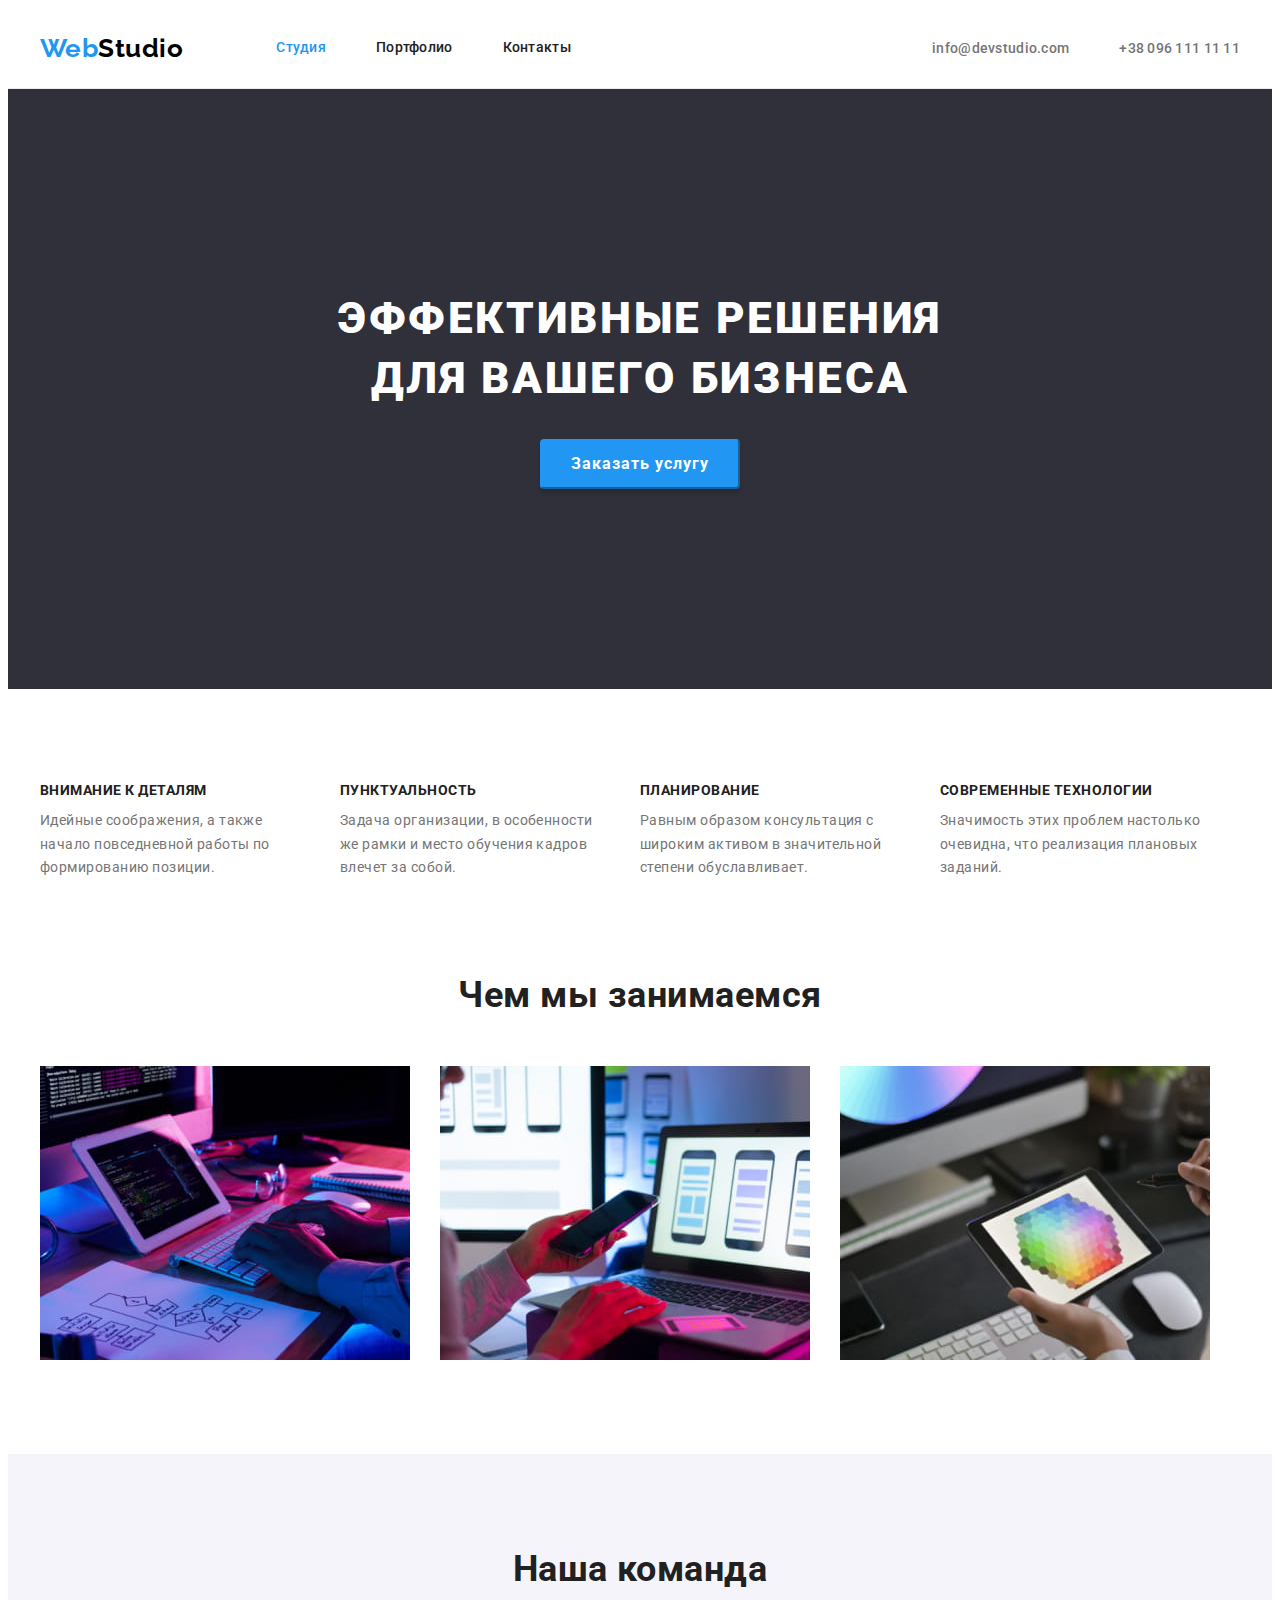
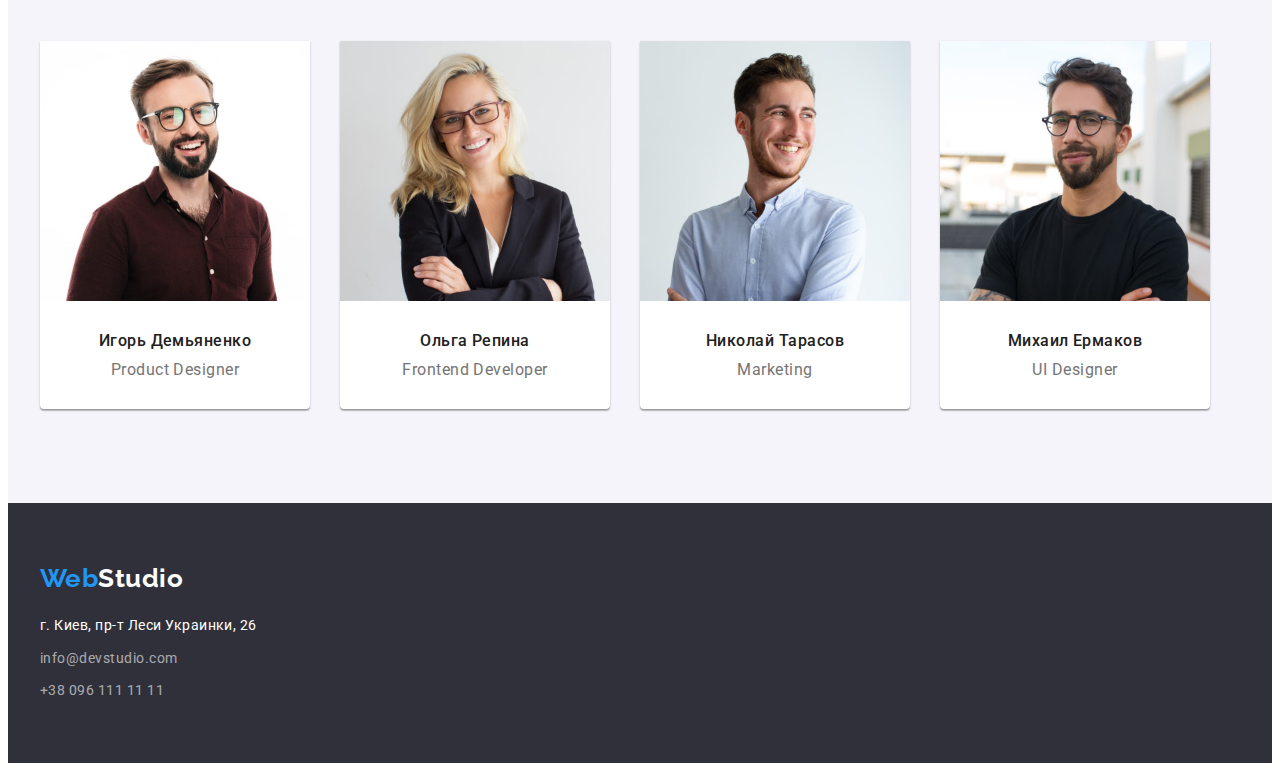
<file: index.html>
<!DOCTYPE html>
<html lang="ru">
  <head>
    <meta charset="UTF-8" />
    <meta http-equiv="X-UA-Compatible" content="IE=edge" />
    <meta name="viewport" content="width=device-width, initial-scale=1.0" />
    <title>Главная</title>
    <link rel="preconnect" href="https://fonts.googleapis.com" />
    <link rel="preconnect" href="https://fonts.gstatic.com" crossorigin />
    <link
      href="https://fonts.googleapis.com/css2?family=Raleway:wght@700&family=Roboto:wght@400;500;700;900&display=swap"
      rel="stylesheet"
    />
    <link
      rel="stylesheet"
      href="https://cdnjs.cloudflare.com/ajax/libs/modern-normalize/1.1.0/modern-normalize.min.css"
      integrity="sha512-wpPYUAdjBVSE4KJnH1VR1HeZfpl1ub8YT/NKx4PuQ5NmX2tKuGu6U/JRp5y+Y8XG2tV+wKQpNHVUX03MfMFn9Q=="
      crossorigin="anonymous"
      referrerpolicy="no-referrer"
    />
    <link rel="stylesheet" href="./css/styles.css" />
  </head>
  <body>
    <header class="header">
      <div class="container header-container">
        <nav class="header-nav">
          <a class="header-logo logo link" lang="en" href="/">
            Web<span>Studio</span>
          </a>
          <ul class="header-list list">
            <li class="header-item">
              <a class="nav-link link current" href="./index.html">Студия</a>
            </li>
            <li class="header-item">
              <a class="nav-link link" href="./portfolio.html">Портфолио</a>
            </li>
            <li class="header-item">
              <a class="nav-link link" href="">Контакты</a>
            </li>
          </ul>
        </nav>
        <ul class="header-contacts list">
          <li class="header-contacts-item">
            <a class="header-contacts link" href="mailto:info@devstudio.com"
              >info@devstudio.com</a
            >
          </li>
          <li class="header-contacts-item">
            <a class="header-contacts link" href="tel:+380961111111"
              >+38 096 111 11 11</a
            >
          </li>
        </ul>
      </div>
    </header>
    <main>
      <!--Герой-->
      <section class="hero">
        <div class="container">
          <h1 class="hero-title">Эффективные решения для вашего бизнеса</h1>
          <button class="button" type="button">Заказать услугу</button>
        </div>
      </section>
      <!--Наши преимущества-->
      <section class="our-advantage section">
        <div class="container">
          <h2 class="section-title visually-hidden">Наши преимущества</h2>
          <ul class="list advantage-list">
            <li class="advantage-item">
              <h3 class="advantage">Внимание к деталям</h3>
              <p class="we-the-best">
                Идейные соображения, а также начало повседневной работы по
                формированию позиции.
              </p>
            </li>
            <li class="advantage-item">
              <h3 class="advantage">Пунктуальность</h3>
              <p class="we-the-best">
                Задача организации, в особенности же рамки и место обучения
                кадров влечет за собой.
              </p>
            </li>
            <li class="advantage-item">
              <h3 class="advantage">Планирование</h3>
              <p class="we-the-best">
                Равным образом консультация с широким активом в значительной
                степени обуславливает.
              </p>
            </li>
            <li class="advantage-item">
              <h3 class="advantage">Современные технологии</h3>
              <p class="we-the-best">
                Значимость этих проблем настолько очевидна, что реализация
                плановых заданий.
              </p>
            </li>
          </ul>
        </div>
      </section>
      <!--Чем мы занимаемся-->
      <section class="we-can section">
        <div class="container">
          <h2 class="section-title title-we-can">Чем мы занимаемся</h2>
          <ul class="we-can-list list">
            <li class="we-can-item">
              <img
                src="./images/box1.jpg"
                alt="Разработка проекта"
                width="370"
                height="294"
              />
            </li>
            <li class="we-can-item">
              <img
                src="./images/box2.jpg"
                alt="Внедрение проекта"
                width="370"
                height="294"
              />
            </li>
            <li class="we-can-item">
              <img
                src="./images/box3.jpg"
                alt="Сопровождение проекта"
                width="370"
                height="294"
              />
            </li>
          </ul>
        </div>
      </section>
      <!--Наша команда-->
      <section class="section we">
        <div class="container">
          <h2 class="section-title title-we">Наша команда</h2>
          <ul class="we-list list">
            <li class="we-item">
              <img
                src="./images/foto1.jpg"
                alt="Фото дизайнера"
                width="270"
                height="260"
              />
              <div class="container-card">
                <h3 class="team">Игорь Демьяненко</h3>
                <p class="position">Product Designer</p>
              </div>
            </li>
            <li class="we-item">
              <img
                src="./images/foto2.jpg"
                alt="Фото разработчика"
                width="270"
                height="260"
              />
              <div class="container-card">
                <h3 class="team">Ольга Репина</h3>
                <p class="position">Frontend Developer</p>
              </div>
            </li>
            <li class="we-item">
              <img
                src="./images/foto3.jpg"
                alt="Фото маркетолога"
                width="270"
                height="260"
              />
              <div class="container-card">
                <h3 class="team">Николай Тарасов</h3>
                <p class="position">Marketing</p>
              </div>
            </li>
            <li class="we-item">
              <img
                src="./images/foto4.jpg"
                alt="Фото UI дизайнера"
                width="270"
                height="260"
              />
              <div class="container-card">
                <h3 class="team">Михаил Ермаков</h3>
                <p class="position">UI Designer</p>
              </div>
            </li>
          </ul>
        </div>
      </section>
    </main>

    <footer class="footer">
      <div class="container">
        <a class="footer-logo logo link" lang="en" href="/">
          Web<span>Studio</span></a
        >
        <address>
          <ul class="list">
            <li class="footer-item">
              <a
                class="footer-link-address link"
                href="https://goo.gl/maps/N7Pswf6fHGkFFc3q9"
                target="_blank"
                rel="noreferrer nofollow noopener"
                >г. Киев, пр-т Леси Украинки, 26</a
              >
            </li>
            <li class="footer-item">
              <a class="footer-link link" href="mailto:info@devstudio.com"
                >info@devstudio.com</a
              >
            </li>
            <li class="footer-item">
              <a class="footer-link link" href="tel:+380961111111"
                >+38 096 111 11 11</a
              >
            </li>
          </ul>
        </address>
      </div>
    </footer>
  </body>
</html>
</file>
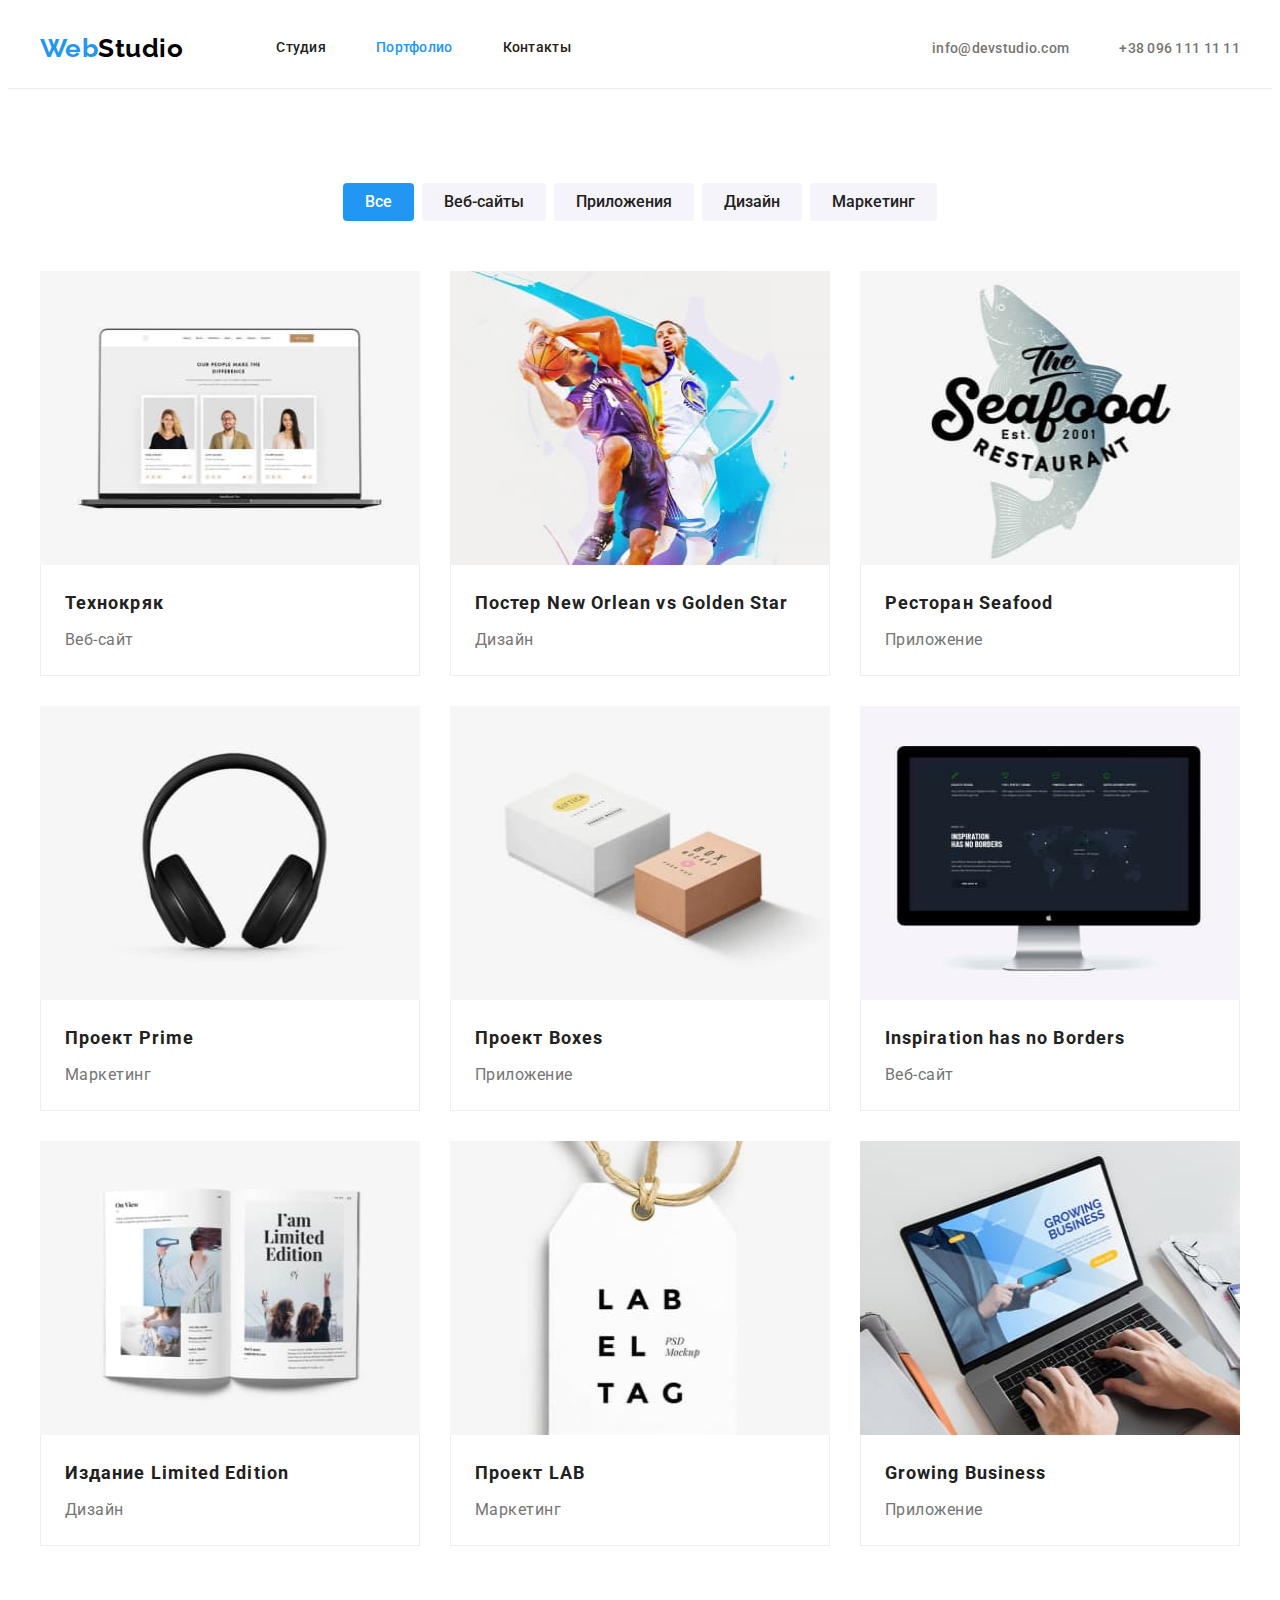
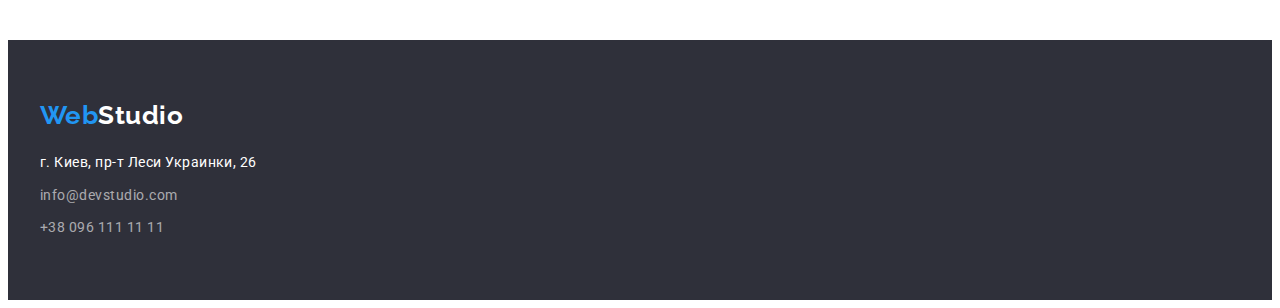
<file: portfolio.html>
<!DOCTYPE html>
<html lang="en">
  <head>
    <meta charset="UTF-8" />
    <meta http-equiv="X-UA-Compatible" content="IE=edge" />
    <meta name="viewport" content="width=device-width, initial-scale=1.0" />
    <title>Портфолио</title>
    <link rel="preconnect" href="https://fonts.googleapis.com" />
    <link rel="preconnect" href="https://fonts.gstatic.com" crossorigin />
    <link
      href="https://fonts.googleapis.com/css2?family=Raleway:wght@700&family=Roboto:wght@400;500;700;900&display=swap"
      rel="stylesheet"
    />
    <link
      rel="stylesheet"
      href="https://cdnjs.cloudflare.com/ajax/libs/modern-normalize/1.1.0/modern-normalize.min.css"
      integrity="sha512-wpPYUAdjBVSE4KJnH1VR1HeZfpl1ub8YT/NKx4PuQ5NmX2tKuGu6U/JRp5y+Y8XG2tV+wKQpNHVUX03MfMFn9Q=="
      crossorigin="anonymous"
      referrerpolicy="no-referrer"
    />
    <link rel="stylesheet" href="./css/styles.css" />
  </head>
  <body>
    <header class="header">
      <div class="container header-container">
        <nav class="header-nav">
          <a class="header-logo logo link" lang="en" href="/">
            Web<span>Studio</span>
          </a>
          <ul class="header-list list">
            <li class="header-item">
              <a class="nav-link link" href="./index.html">Студия</a>
            </li>
            <li class="header-item">
              <a class="nav-link link current" href="./portfolio.html"
                >Портфолио</a
              >
            </li>
            <li class="header-item">
              <a class="nav-link link" href="">Контакты</a>
            </li>
          </ul>
        </nav>
        <ul class="header-contacts list">
          <li class="header-contacts-item">
            <a class="header-contacts link" href="mailto:info@devstudio.com"
              >info@devstudio.com</a
            >
          </li>
          <li class="header-contacts-item">
            <a class="header-contacts link" href="tel:+380961111111"
              >+38 096 111 11 11</a
            >
          </li>
        </ul>
      </div>
    </header>
    <main>
      <section class="portfolio">
        <div class="container">
          <h1 class="visually-hidden">Наши проекты</h1>
          <ul class="filter-list list">
            <li class="filter-item">
              <button class="button-portfolio all" type="button">Все</button>
            </li>
            <li class="filter-item">
              <button class="button-portfolio veb" type="button">
                Веб-сайты
              </button>
            </li>
            <li class="filter-item">
              <button class="button-portfolio applications" type="button">
                Приложения
              </button>
            </li>
            <li class="filter-item">
              <button class="button-portfolio design" type="button">
                Дизайн
              </button>
            </li>
            <li class="filter-item">
              <button class="button-portfolio" type="button">Маркетинг</button>
            </li>
          </ul>
          <ul class="card-list list">
            <li class="card-item">
              <a class="link" href="">
                <img
                  class="card-img"
                  src="./images/portfolio1.jpg"
                  alt=""
                  width="370"
                  height="294"
                />
                <div class="card-container">
                  <h2 class="portfolio-title">Технокряк</h2>
                  <p class="portfolio-signatures">Веб-сайт</p>
                </div></a
              >
            </li>
            <li class="card-item">
              <a class="link" href="">
                <img
                  class="card-img"
                  src="./images/portfolio2.jpg"
                  alt=""
                  width="370"
                  height="294"
                />
                <div class="card-container">
                  <h2 class="portfolio-title">
                    Постер New Orlean vs Golden Star
                  </h2>
                  <p class="portfolio-signatures">Дизайн</p>
                </div></a
              >
            </li>
            <li class="card-item">
              <a class="link" href="">
                <img
                  class="card-img"
                  src="./images/portfolio3.jpg"
                  alt=""
                  width="370"
                  height="294"
                />
                <div class="card-container">
                  <h2 class="portfolio-title">Ресторан Seafood</h2>
                  <p class="portfolio-signatures">Приложение</p>
                </div></a
              >
            </li>
            <li class="card-item">
              <a class="link" href="">
                <img
                  class="card-img"
                  src="./images/portfolio4.jpg"
                  alt=""
                  width="370"
                  height="294"
                />
                <div class="card-container">
                  <h2 class="portfolio-title">Проект Prime</h2>
                  <p class="portfolio-signatures">Маркетинг</p>
                </div></a
              >
            </li>
            <li class="card-item">
              <a class="link" href="">
                <img
                  class="card-img"
                  src="./images/portfolio5.jpg"
                  alt=""
                  width="370"
                  height="294"
                />
                <div class="card-container">
                  <h2 class="portfolio-title">Проект Boxes</h2>
                  <p class="portfolio-signatures">Приложение</p>
                </div></a
              >
            </li>
            <li class="card-item">
              <a class="link" href="">
                <img
                  class="card-img"
                  src="./images/portfolio6.jpg"
                  alt=""
                  width="370"
                  height="294"
                />
                <div class="card-container">
                  <h2 class="portfolio-title">Inspiration has no Borders</h2>
                  <p class="portfolio-signatures">Веб-сайт</p>
                </div></a
              >
            </li>
            <li class="card-item">
              <a class="link" href="">
                <img
                  class="card-img"
                  src="./images/portfolio7.jpg"
                  alt=""
                  width="370"
                  height="294"
                />
                <div class="card-container">
                  <h2 class="portfolio-title">Издание Limited Edition</h2>
                  <p class="portfolio-signatures">Дизайн</p>
                </div></a
              >
            </li>
            <li class="card-item">
              <a class="link" href="">
                <img
                  class="card-img"
                  src="./images/portfolio8.jpg"
                  alt=""
                  width="370"
                  height="294"
                />
                <div class="card-container">
                  <h2 class="portfolio-title">Проект LAB</h2>
                  <p class="portfolio-signatures">Маркетинг</p>
                </div></a
              >
            </li>
            <li class="card-item">
              <a class="link" href="">
                <img
                  class="card-img"
                  src="./images/portfolio9.jpg"
                  alt=""
                  width="370"
                  height="294"
                />
                <div class="card-container">
                  <h2 class="portfolio-title">Growing Business</h2>
                  <p class="portfolio-signatures">Приложение</p>
                </div></a
              >
            </li>
          </ul>
        </div>
      </section>
    </main>

    <footer class="footer">
      <div class="container">
        <a class="footer-logo logo link" lang="en" href="/">
          Web<span>Studio</span></a
        >
        <address>
          <ul class="list">
            <li class="footer-item">
              <a
                class="footer-link-address link"
                href="https://goo.gl/maps/N7Pswf6fHGkFFc3q9"
                target="_blank"
                rel="noreferrer nofollow noopener"
                >г. Киев, пр-т Леси Украинки, 26</a
              >
            </li>
            <li class="footer-item">
              <a class="footer-link link" href="mailto:info@devstudio.com"
                >info@devstudio.com</a
              >
            </li>
            <li>
              <a class="footer-link link" href="tel:+380961111111"
                >+38 096 111 11 11</a
              >
            </li>
          </ul>
        </address>
      </div>
    </footer>
  </body>
</html>
</file>
<file: css/styles.css>
:root {
  --first-logo-color: #2196f3;
  --last-logo-color: #000000;
  --primery-text-color: #757575;
  --link-text-color: #212121;
  --secondary-text-color: #ffffff;
  --accent-color: #2196f3;
  --hero-footer-dg-color: #2f303a;
  --section-dg-color: #f5f4fa;
  --card-set-gap: 30px;
}

body {
  font-family: "Roboto", sans-serif;
  font-weight: 400;
  letter-spacing: 0.03em;
  color: var(--primery-text-color);
  background-color: #ffffff;
}

p,
h1,
h2,
h3,
h4,
h5,
h5 {
  margin: 0;
}

ul {
  margin: 0;
  padding: 0;
}

button {
  cursor: pointer;
}
img {
  display: block;
}

.list {
  list-style: none;
}

.link {
  text-decoration: none;
}

.visually-hidden {
  position: absolute;
  width: 1px;
  height: 1px;
  margin: -1px;
  border: 0;
  padding: 0;

  white-space: nowrap;
  clip-path: inset(100%);
  clip: rect(0 0 0 0);
  overflow: hidden;
}

.container {
  width: 1200px;
  padding-left: 15px;
  padding-right: 15px;
  margin-left: auto;
  margin-right: auto;
}

/*--------styles header----------*/

.header {
  border-bottom: 1px solid #ececec;
}
.header-container {
  display: flex;
  align-items: center;
}

.logo {
  font-family: "Raleway", sans-serif;
  font-weight: 700;
  font-size: 26px;
  line-height: 1.19;
  color: var(--first-logo-color);
}
.header-logo > span {
  color: #000000;
}
.header-logo {
  margin-right: 93px;
}
.header-nav {
  display: flex;
  align-items: center;
}
.header-item:not(:last-child) {
  margin-right: 50px;
}
.header-list {
  display: flex;
}
.header-item .link {
  font-weight: 500;
  font-size: 14px;
  line-height: 1.14;
  letter-spacing: 0.02em;
  color: var(--link-text-color);
}
.header-item .link:hover,
.header-item .link:focus {
  color: var(--accent-color);
}
.header-item .link.current {
  color: var(--accent-color);
}
.nav-link {
  display: block;
  padding-top: 32px;
  padding-bottom: 32px;
}
.header-contacts.list {
  display: flex;
  margin-left: auto;
}
.header-contacts-item:not(:last-child) {
  margin-right: 50px;
}
.header-contacts.link {
  font-weight: 500;
  font-size: 14px;
  line-height: 1.14;
  letter-spacing: 0.02em;
  color: var(--primery-text-color);
}
.header-contacts.link:hover,
.header-contacts.link:focus {
  color: var(--accent-color);
}

/*--------styles hero--------*/
.hero {
  background-color: var(--hero-footer-dg-color);
  padding-top: 200px;
  padding-bottom: 200px;
  text-align: center;
}

.hero-title {
  font-weight: 900;
  font-size: 44px;
  line-height: 1.36;
  letter-spacing: 0.06em;
  text-transform: uppercase;
  color: var(--secondary-text-color);
  max-width: 696px;
  margin: 0 auto 30px auto;
}
.button {
  font-family: inherit;
  font-weight: 700;
  font-size: 16px;
  line-height: 1.87;

  align-items: center;
  letter-spacing: 0.06em;
  color: var(--secondary-text-color);
  background-color: var(--accent-color);
  border-color: var(--accent-color);
  box-shadow: 0px 4px 4px rgba(0, 0, 0, 0.15);
  border-radius: 4px;
  min-width: 200px;
  min-height: 50px;
  display: block;
  margin: 0 auto;
}
.button:hover,
.button:focus {
  background: #188ce8;
}

/*-------styles main-----*/
.our-advantage {
  padding-top: 94px;
  padding-bottom: 94px;
}
.advantage-list {
  display: flex;
  flex-wrap: wrap;
}
.advantage-list .advantage-item {
  display: block;
  width: 270px;
  margin-right: 30px;
}
.advantage-list .advantage-item:nth-child(4) {
  margin-right: 0;
}
.section-title {
  font-weight: 700;
  font-size: 36px;
  line-height: 1.17;
  text-align: center;
  color: var(--link-text-color);
}
.advantage {
  font-weight: 700;
  font-size: 14px;
  line-height: 1.14;
  text-transform: uppercase;
  color: var(--link-text-color);
  margin-bottom: 10px;
}
.we-the-best {
  font-size: 14px;
  line-height: 1.71;
}
.we-can {
  padding-bottom: 94px;
}
.title-we-can {
  margin-bottom: 50px;
}
.we-can-list {
  display: flex;
  flex-wrap: wrap;
}
.we-can-list .we-can-item:not(:last-child) {
  display: block;
  width: 370px;
  margin-right: 30px;
}
.we-can-list .we-can-item:last-child {
  display: block;
}

.section.we {
  background-color: var(--section-dg-color);
  padding-top: 94px;
  padding-bottom: 94px;
}
.title-we {
  margin-bottom: 50px;
}
.we-list {
  display: flex;
  flex-wrap: wrap;
}

.we-item {
  background: #ffffff;
  box-shadow: 0px 1px 3px rgba(0, 0, 0, 0.12), 0px 1px 1px rgba(0, 0, 0, 0.14),
    0px 2px 1px rgba(0, 0, 0, 0.2);
  border-radius: 0px 0px 4px 4px;
}

.we-list .we-item:not(:last-child) {
  width: 270px;
  margin-right: 30px;
}

.container-card {
  padding: 30px 20px 30px 20px;
  text-align: center;
}

.team {
  font-weight: 500;
  font-size: 16px;
  line-height: 1.19;
  color: var(--link-text-color);
  margin-bottom: 10px;
}

.position {
  font-size: 16px;
  line-height: 1.19;
}

/*---------portfolio-section------------*/
.portfolio {
  padding-top: 94px;
  padding-bottom: 94px;
}
.filter-list {
  display: flex;
  flex-wrap: wrap;
  margin-bottom: 50px;
  justify-content: center;
}

.button-portfolio {
  font-family: inherit;
  font-weight: 500;
  font-size: 16px;
  line-height: 1.62;
  text-align: center;
  color: var(--link-text-color);
  background-color: #f5f4fa;
  border-radius: 4px;
  border: 0;
  display: block;
  padding: 6px 22px;
  min-height: 38px;
}
.filter-list .filter-item:not(:last-child) {
  margin-right: 8px;
}
.filter-list .button-portfolio:hover,
.filter-list .button-portfolio:focus {
  color: var(--secondary-text-color);
  background-color: var(--accent-color);
}
.filter-list .button-portfolio.all {
  color: var(--secondary-text-color);
  background-color: var(--accent-color);
}
.card-img {
  display: block;
  width: 100%;
}
.card-list {
  display: flex;
  flex-wrap: wrap;
  margin-left: calc(-1 * var(--card-set-gap));
  margin-top: calc(-1 * var(--card-set-gap));
  list-style: none;
}
.card-list > .card-item {
  flex-basis: calc((100% - 90px) / 3);
  margin-left: var(--card-set-gap);
  margin-top: var(--card-set-gap);
}

.card-container {
  padding: 20px 24px 20px 24px;
  border: 1px solid #eeeeee;
  box-sizing: border-box;
  border-top: 0;
}
.portfolio-title {
  font-weight: 700;
  font-size: 18px;
  line-height: 2;
  letter-spacing: 0.06em;
  color: var(--link-text-color);
  margin-bottom: 4px;
}
.portfolio-signatures {
  font-size: 16px;
  line-height: 1.87;
  color: var(--primery-text-color);
}

/*------footer------*/
.footer {
  background-color: var(--hero-footer-dg-color);
  padding-top: 60px;
  padding-bottom: 60px;
}
.footer-logo > span {
  color: var(--secondary-text-color);
}
.footer-logo {
  display: block;
  margin-bottom: 20px;
}

.footer-item:not(:last-child) {
  margin-bottom: 9px;
}

.footer-link {
  font-style: normal;
  font-size: 14px;
  line-height: 1.71;
  color: rgba(255, 255, 255, 0.6);
}
.footer-link:hover,
.footer-link:focus {
  color: var(--secondary-text-color);
}
.footer-link-address {
  font-style: normal;
  font-size: 14px;
  line-height: 1.71;
  color: var(--secondary-text-color);
}
</file>
